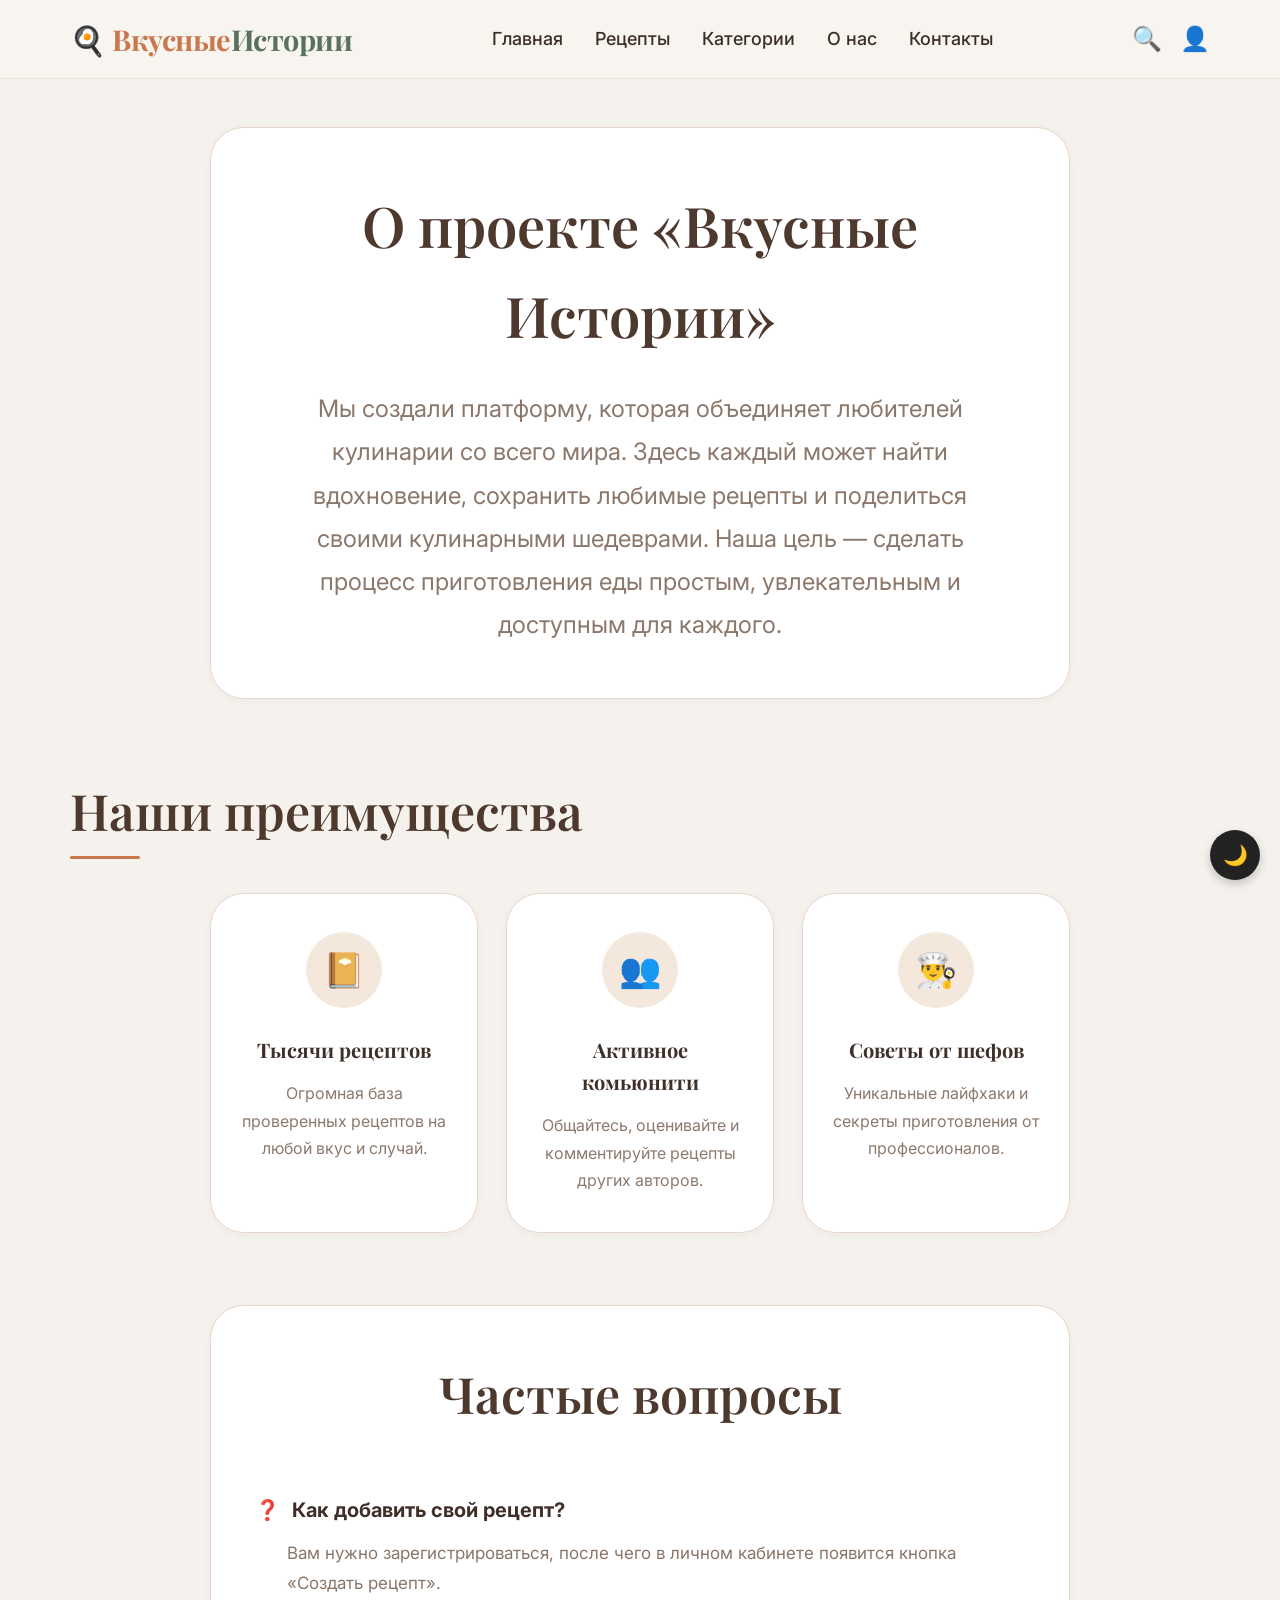
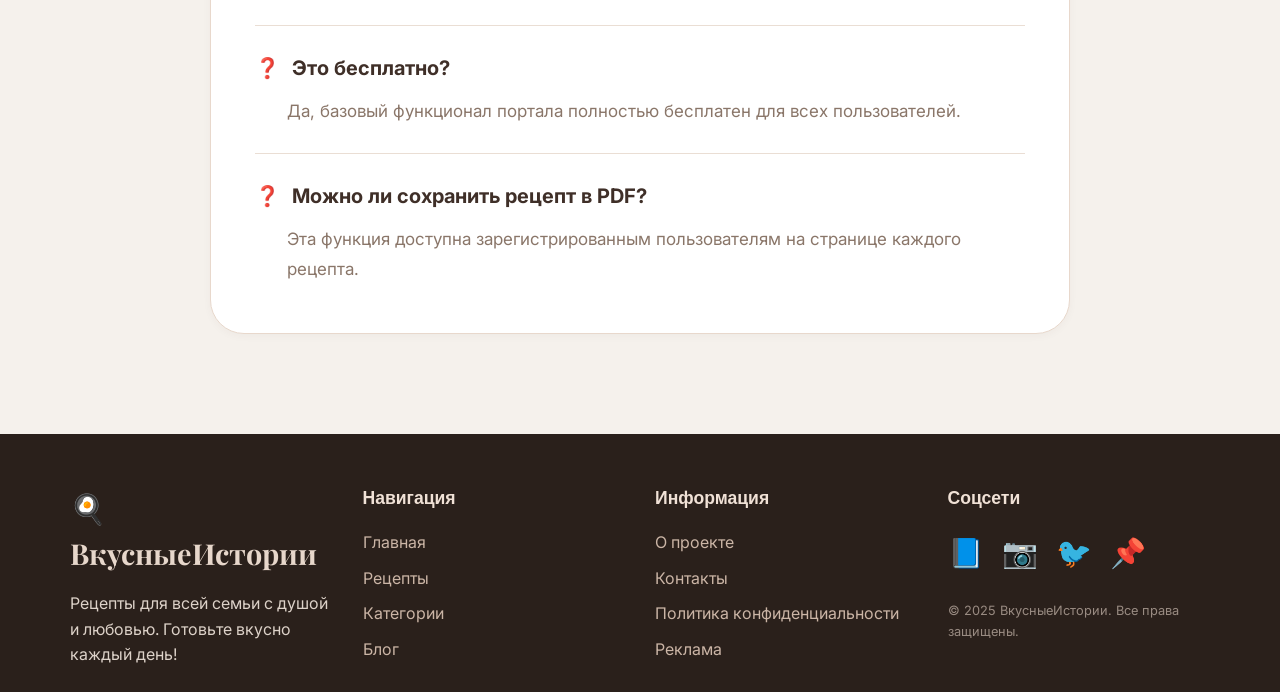
<file: about.html>
<!DOCTYPE html>
<html lang="ru">
<head>
    <meta charset="UTF-8" />
    <meta name="viewport" content="width=device-width, initial-scale=1.0" />
    <title>О нас — Вкусные Истории</title>
    <link href="https://fonts.googleapis.com/css2?family=Playfair+Display:wght@500;600&family=Inter:wght@400;500;600&display=swap" rel="stylesheet">
    <link rel="preconnect" href="https://fonts.googleapis.com">
    <link rel="preconnect" href="https://fonts.gstatic.com" crossorigin>
    <link rel="stylesheet" href="assets/styles/style.css">
    <link rel="stylesheet" href="assets/styles/dark-theme.css">

  <style>
    * {
      margin: 0;
      padding: 0;
      box-sizing: border-box;
    }

    body {
      font-family: 'Inter', sans-serif;
      background: #f5f1ec;
      color: #4e392f;
      line-height: 1.6;
    }

    a {
      text-decoration: none;
      color: inherit;
    }

    .container {
      width: 100%;
      max-width: 1180px;
      margin: 0 auto;
      padding: 0 20px;
    }

    header {
      background: #f8f5f1;
      border-bottom: 1px solid #eee2d9;
    }

    .header-content {
      height: 78px;
      display: flex;
      align-items: center;
      justify-content: space-between;
    }

    .logo {
      font-family: 'Playfair Display', serif;
      font-size: 34px;
      font-weight: 600;
      color: #6a4a3a;
      display: flex;
      align-items: center;
      gap: 8px;
    }

    .logo span {
      color: #58705e;
    }

    nav {
      display: flex;
      gap: 42px;
      font-size: 18px;
      color: #3f3029;
    }

    .header-icons {
      display: flex;
      align-items: center;
      gap: 18px;
      font-size: 24px;
    }

    main {
      padding: 48px 0 70px;
    }

    .card {
      background: #fff;
      border: 1px solid #e8d8cc;
      border-radius: 34px;
      box-shadow: 0 2px 8px rgba(82, 57, 45, 0.04);
    }

    .hero {
      max-width: 860px;
      margin: 0 auto 72px;
      text-align: center;
      padding: 52px 70px;
    }

    .hero h1,
    .section-title,
    .faq h2 {
      font-family: 'Playfair Display', serif;
      font-weight: 600;
      color: #4e392f;
    }

    .hero h1 {
      font-size: 56px;
      margin-bottom: 28px;
    }

    .hero p {
      font-size: 24px;
      color: #8c776b;
      line-height: 1.8;
    }

    .section-title {
      text-align: center;
      font-size: 50px;
      margin-bottom: 42px;
    }

    .advantages {
      margin-bottom: 72px;
    }

    .advantages-grid {
      display: grid;
      grid-template-columns: repeat(3, 1fr);
      gap: 28px;
      max-width: 860px;
      margin: 0 auto;
    }

    .advantage-card {
      padding: 38px 28px;
      text-align: center;
      min-height: 280px;
    }

    .icon-circle {
      width: 76px;
      height: 76px;
      border-radius: 50%;
      background: #f4e7dc;
      display: flex;
      align-items: center;
      justify-content: center;
      margin: 0 auto 26px;
      font-size: 34px;
    }

    .advantage-card h3 {
      font-size: 20px;
      font-weight: 700;
      margin-bottom: 14px;
      color: #3e2f28;
    }

    .advantage-card p {
      font-size: 16px;
      color: #8d796d;
      line-height: 1.7;
    }

    .faq {
      max-width: 860px;
      margin: 0 auto;
      padding: 48px 44px;
    }

    .faq h2 {
      text-align: center;
      font-size: 50px;
      margin-bottom: 34px;
    }

    .faq-item {
      padding: 26px 0;
      border-bottom: 1px solid #eaded4;
    }

    .faq-item:last-child {
      border-bottom: none;
      padding-bottom: 0;
    }

    .faq-question {
      display: flex;
      align-items: center;
      gap: 12px;
      font-size: 20px;
      font-weight: 700;
      margin-bottom: 12px;
      color: #3f2f28;
    }

    .faq-question span {
      color: #c47347;
      font-size: 20px;
    }

    .faq-answer {
      padding-left: 32px;
      font-size: 17px;
      color: #8a7669;
      line-height: 1.8;
    }

    @media (max-width: 992px) {
      .hero h1,
      .section-title,
      .faq h2 {
        font-size: 40px;
      }

      .hero p {
        font-size: 20px;
      }

      .advantages-grid {
        grid-template-columns: 1fr;
      }

      nav {
        gap: 22px;
        font-size: 16px;
      }
    }

    @media (max-width: 768px) {
      .header-content {
        flex-direction: column;
        justify-content: center;
        gap: 14px;
        height: auto;
        padding: 18px 0;
      }

      nav {
        flex-wrap: wrap;
        justify-content: center;
      }

      .hero {
        padding: 40px 24px;
      }

      .hero h1,
      .section-title,
      .faq h2 {
        font-size: 34px;
      }

      .hero p,
      .faq-answer {
        font-size: 16px;
      }

      .faq {
        padding: 36px 24px;
      }
    }
  </style> 
</head>
<body>
  <header>
    <div class="container header-content">
        <div class="logo">
            <a href="index.html">🍳 Вкусные<span>Истории</span></a>
        </div>

            <nav class="nav">
                <ul class="nav-list">
                    <li><a href="index.html">Главная</a></li>
                    <li><a href="recipes.html">Рецепты</a></li>
                    <li><a href="#">Категории</a></li>
                    <li><a href="about.html">О нас</a></li>
                    <li><a href="contact.html">Контакты</a></li>
                </ul>
            </nav>

    <div class="header-icons">
        <a href="#" class="search-icon">🔍</a>
        <a href="#" class="user-icon">👤</a>
    </div>
    </div>
  </header>

  <main>
    <div class="container">
      <section class="hero card">
        <h1>О проекте «Вкусные Истории»</h1>
        <p>
          Мы создали платформу, которая объединяет любителей кулинарии со всего мира.
          Здесь каждый может найти вдохновение, сохранить любимые рецепты и поделиться
          своими кулинарными шедеврами. Наша цель — сделать процесс приготовления еды
          простым, увлекательным и доступным для каждого.
        </p>
      </section>

      <section class="advantages">
        <h2 class="section-title">Наши преимущества</h2>

        <div class="advantages-grid">
          <div class="advantage-card card">
            <div class="icon-circle">📔</div>
            <h3>Тысячи рецептов</h3>
            <p>
              Огромная база проверенных рецептов на любой вкус и случай.
            </p>
          </div>

          <div class="advantage-card card">
            <div class="icon-circle">👥</div>
            <h3>Активное комьюнити</h3>
            <p>
              Общайтесь, оценивайте и комментируйте рецепты других авторов.
            </p>
          </div>

          <div class="advantage-card card">
            <div class="icon-circle">👨‍🍳</div>
            <h3>Советы от шефов</h3>
            <p>
              Уникальные лайфхаки и секреты приготовления от профессионалов.
            </p>
          </div>
        </div>
      </section>

      <section class="faq card">
        <h2>Частые вопросы</h2>

        <div class="faq-item">
          <div class="faq-question">
            <span>❓</span>
            <p>Как добавить свой рецепт?</p>
          </div>
          <div class="faq-answer">
            Вам нужно зарегистрироваться, после чего в личном кабинете появится кнопка «Создать рецепт».
          </div>
        </div>

        <div class="faq-item">
          <div class="faq-question">
            <span>❓</span>
            <p>Это бесплатно?</p>
          </div>
          <div class="faq-answer">
            Да, базовый функционал портала полностью бесплатен для всех пользователей.
          </div>
        </div>

        <div class="faq-item">
          <div class="faq-question">
            <span>❓</span>
            <p>Можно ли сохранить рецепт в PDF?</p>
          </div>
          <div class="faq-answer">
            Эта функция доступна зарегистрированным пользователям на странице каждого рецепта.
          </div>
        </div>
      </section>
    </div>
  </main>
      <footer class="footer">
        <div class="container footer-container">
            <div class="footer-col">
                <div class="footer-logo">🍳 ВкусныеИстории</div>
                <p>Рецепты для всей семьи с душой и любовью. Готовьте вкусно каждый день!</p>
            </div>
            <div class="footer-col">
                <h4>Навигация</h4>
                <ul>
                    <li><a href="#">Главная</a></li>
                    <li><a href="#">Рецепты</a></li>
                    <li><a href="#">Категории</a></li>
                    <li><a href="#">Блог</a></li>
                </ul>
            </div>
            <div class="footer-col">
                <h4>Информация</h4>
                <ul>
                    <li><a href="#">О проекте</a></li>
                    <li><a href="#">Контакты</a></li>
                    <li><a href="#">Политика конфиденциальности</a></li>
                    <li><a href="#">Реклама</a></li>
                </ul>
            </div>
            <div class="footer-col">
                <h4>Соцсети</h4>
                <div class="social-links">
                    <a href="#">📘</a>
                    <a href="#">📷</a>
                    <a href="#">🐦</a>
                    <a href="#">📌</a>
                </div>
                <p class="copyright">© 2025 ВкусныеИстории. Все права защищены.</p>
            </div>
        </div>
    </footer>
    <script src="assets/script.js"></script>

</body>
</html>
</file>
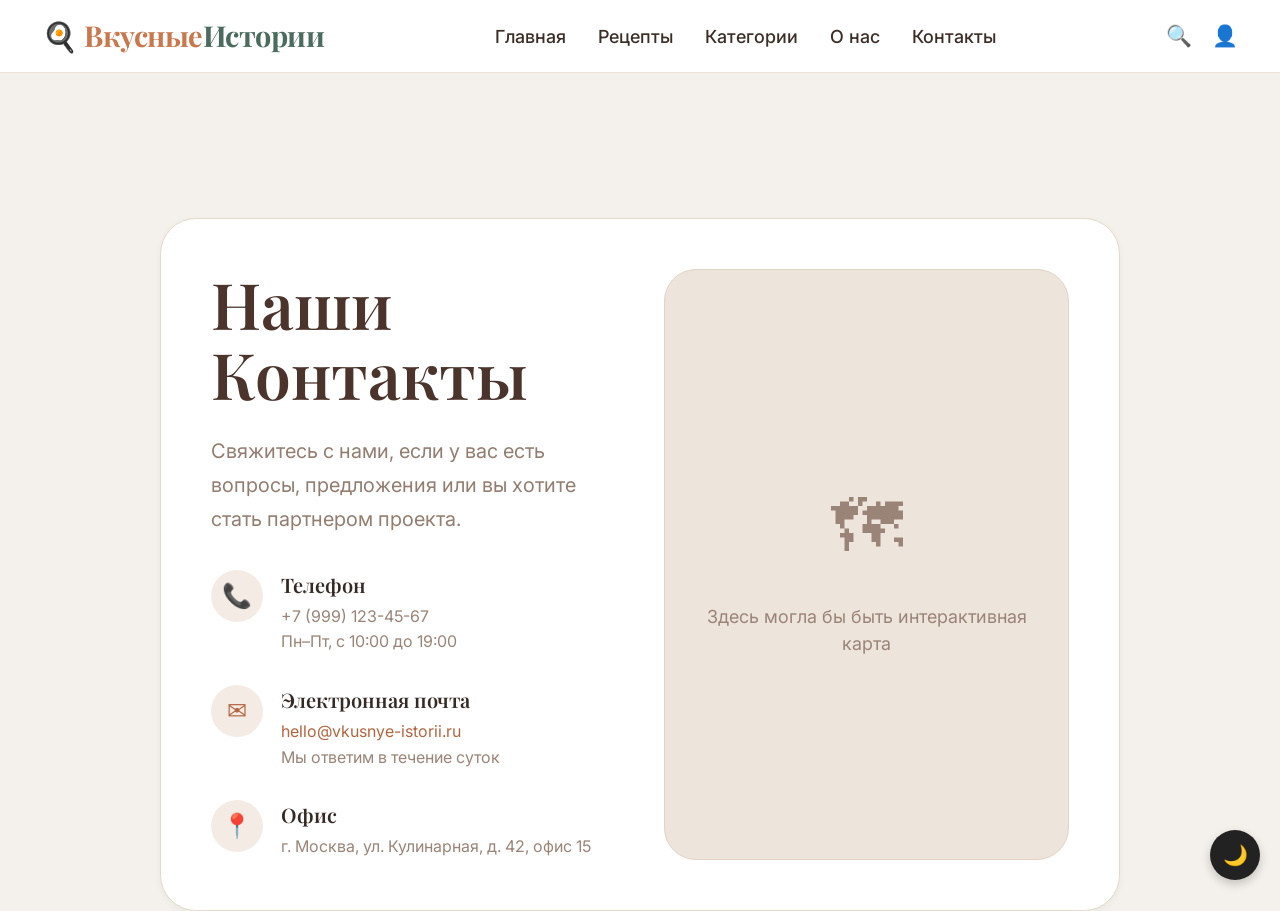
<file: contact.html>
<!DOCTYPE html>
<html lang="ru">
<head>
  <meta charset="UTF-8" />
  <meta name="viewport" content="width=device-width, initial-scale=1.0" />
  <title>Контакты — Вкусные Истории</title>
  <link rel="preconnect" href="https://fonts.googleapis.com">
  <link rel="preconnect" href="https://fonts.gstatic.com" crossorigin>
  <link href="https://fonts.googleapis.com/css2?family=Playfair+Display:wght@500;600&family=Inter:wght@400;500;600&display=swap" rel="stylesheet">
    <link rel="stylesheet" href="assets/styles/style.css">
    <link rel="stylesheet" href="assets/styles/dark-theme.css">

  <style>
    * {
      margin: 0;
      padding: 0;
      box-sizing: border-box;
    }

    body {
      font-family: 'Inter', sans-serif;
      background: #f4f1ec;
      color: #4b372d;
    }

    a {
      text-decoration: none;
      color: inherit;
    }

    .container {
      width: 100%;
      max-width: 1440px;
      margin: 0 auto;
      padding: 0 42px;
    }

    header {
      background: #ffffff;
      border-bottom: 1px solid #eee3d8;
    }

    .header-inner {
      height: 72px;
      display: flex;
      align-items: center;
      justify-content: space-between;
    }

    .logo {
      display: flex;
      align-items: center;
      gap: 12px;
      font-family: 'Playfair Display', serif;
      font-size: 28px;
      font-weight: 600;
      color: #a95f39;
    }

    .logo-icon {
      font-size: 24px;
    }

    nav {
      display: flex;
      gap: 48px;
      font-size: 18px;
      font-weight: 500;
      color: #352923;
    }

    .header-actions {
      display: flex;
      gap: 22px;
      font-size: 26px;
      color: #352923;
    }

    main {
      min-height: calc(100vh - 72px);
      padding-top: 145px;
    }

    .contacts-card {
      max-width: 960px;
      margin: 0 auto;
      background: #ffffff;
      border: 1px solid #e7d8ca;
      border-radius: 36px;
      box-shadow: 0 2px 6px rgba(58, 36, 26, 0.05);
      padding: 50px;
      display: grid;
      grid-template-columns: 1fr 1fr;
      gap: 48px;
    }

    h1 {
      font-family: 'Playfair Display', serif;
      font-size: 64px;
      line-height: 1.1;
      font-weight: 600;
      margin-bottom: 24px;
      color: #4a342b;
    }

    .description {
      font-size: 20px;
      line-height: 1.7;
      color: #927d70;
      max-width: 390px;
      margin-bottom: 34px;
    }

    .contact-list {
      display: flex;
      flex-direction: column;
      gap: 30px;
    }

    .contact-item {
      display: flex;
      align-items: flex-start;
      gap: 18px;
    }

    .icon-box {
      min-width: 52px;
      height: 52px;
      border-radius: 50%;
      background: #f4ebe5;
      display: flex;
      align-items: center;
      justify-content: center;
      font-size: 24px;
      color: #b2653f;
    }

    .contact-content h3 {
      font-size: 20px;
      margin-bottom: 4px;
      color: #352923;
    }

    .contact-content p,
    .contact-content a {
      font-size: 16px;
      line-height: 1.6;
      color: #9a8477;
    }

    .contact-content a {
      color: #b2653f;
    }

    .map-placeholder {
      background: #ede4db;
      border-radius: 32px;
      border: 1px solid #e2d3c5;
      min-height: 480px;
      display: flex;
      flex-direction: column;
      align-items: center;
      justify-content: center;
      text-align: center;
      color: #9a8477;
      padding: 30px;
    }

    .map-icon {
      font-size: 72px;
      margin-bottom: 24px;
    }

    .map-placeholder p {
      font-size: 18px;
    }

    @media (max-width: 1024px) {
      .contacts-card {
        grid-template-columns: 1fr;
      }

      h1 {
        font-size: 48px;
      }
    }

    @media (max-width: 768px) {
      .container {
        padding: 0 20px;
      }

      .header-inner {
        flex-direction: column;
        gap: 14px;
        height: auto;
        padding: 18px 0;
      }

      nav {
        flex-wrap: wrap;
        justify-content: center;
        gap: 20px;
      }

      main {
        padding-top: 60px;
      }

      .contacts-card {
        padding: 32px 24px;
      }

      h1 {
        font-size: 42px;
      }

      .description {
        font-size: 17px;
      }

      .map-placeholder {
        min-height: 320px;
      }
    }
  </style>
</head>
<body>
  <header>
    <div class="container header-inner">
      <div class="logo">
            <a href="index.html">🍳 Вкусные<span>Истории</span></a>

      </div>

            <nav class="nav">
                <ul class="nav-list">
                    <li><a href="index.html">Главная</a></li>
                    <li><a href="recipes.html">Рецепты</a></li>
                    <li><a href="#">Категории</a></li>
                    <li><a href="about.html">О нас</a></li>
                    <li><a href="contact.html">Контакты</a></li>
                </ul>
            </nav>

            <div class="header-icons">
                <a href="#" class="search-icon">🔍</a>
                <a href="registration.html" class="user-icon">👤</a>
            </div>
    </div>
  </header>

  <main>
    <div class="container">
      <section class="contacts-card">
        <div class="contacts-info">
          <h1>Наши Контакты</h1>

          <p class="description">
            Свяжитесь с нами, если у вас есть вопросы, предложения или вы хотите стать партнером проекта.
          </p>

          <div class="contact-list">
            <div class="contact-item">
              <div class="icon-box">📞</div>

              <div class="contact-content">
                <h3>Телефон</h3>
                <p>+7 (999) 123-45-67</p>
                <p>Пн–Пт, с 10:00 до 19:00</p>
              </div>
            </div>

            <div class="contact-item">
              <div class="icon-box">✉</div>

              <div class="contact-content">
                <h3>Электронная почта</h3>
                <a href="mailto:hello@vkusnye-istorii.ru">hello@vkusnye-istorii.ru</a>
                <p>Мы ответим в течение суток</p>
              </div>
            </div>

            <div class="contact-item">
              <div class="icon-box">📍</div>

              <div class="contact-content">
                <h3>Офис</h3>
                <p>г. Москва, ул. Кулинарная, д. 42, офис 15</p>
              </div>
            </div>
          </div>
        </div>

        <div class="map-placeholder">
          <div class="map-icon">🗺</div>
          <p>Здесь могла бы быть интерактивная карта</p>
        </div>
      </section>
    </div>
  </main>
<script src="assets/script.js"></script>

</body>
</html>
</file>
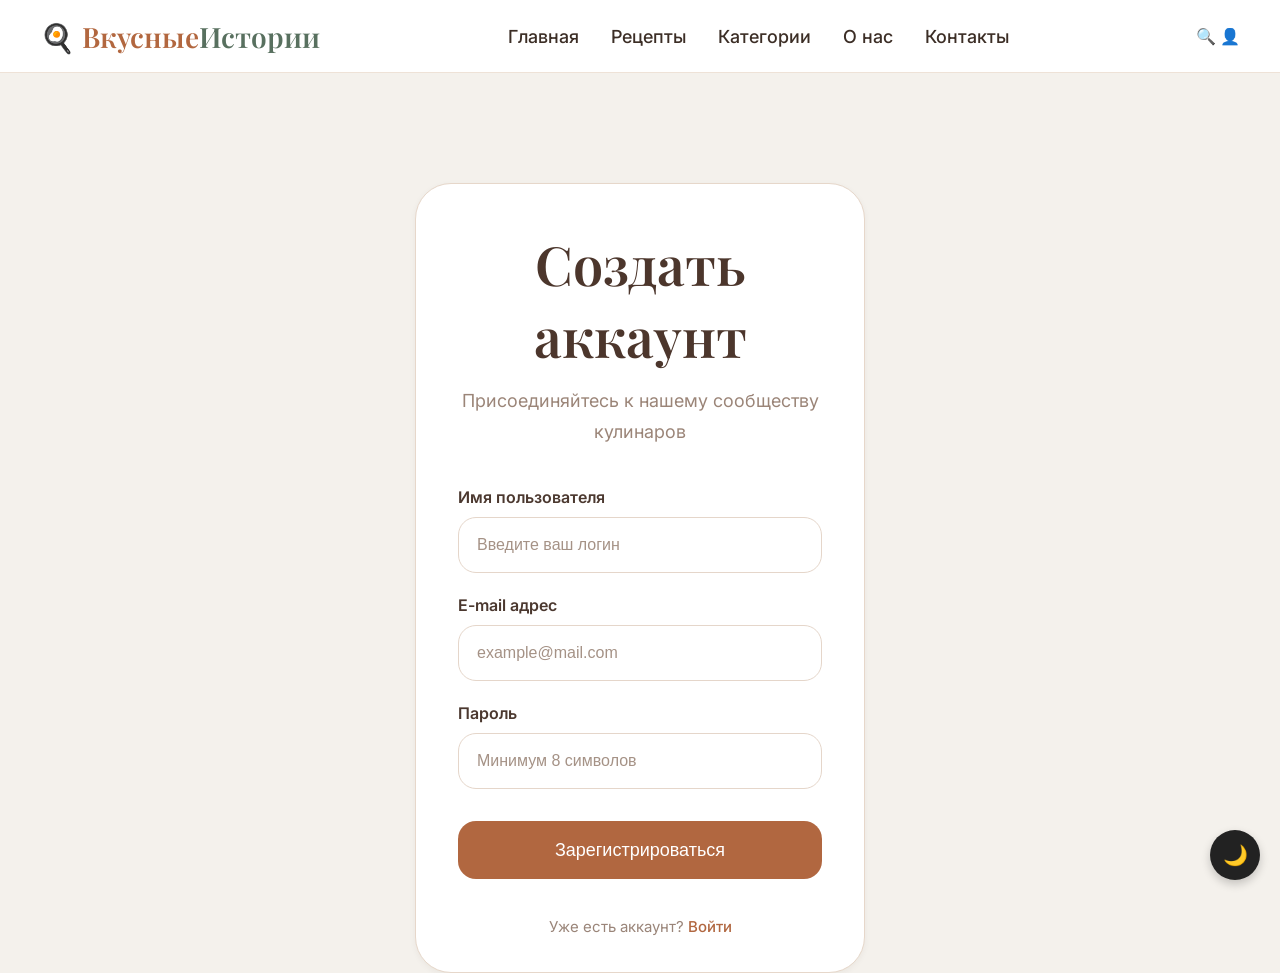
<file: login.html>
<!DOCTYPE html>
<html lang="ru">
<head>
  <meta charset="UTF-8" />
  <meta name="viewport" content="width=device-width, initial-scale=1.0" />
  <title>Регистрация — Вкусные Истории</title>

  <link rel="preconnect" href="https://fonts.googleapis.com">
  <link rel="preconnect" href="https://fonts.gstatic.com" crossorigin>
  <link href="https://fonts.googleapis.com/css2?family=Playfair+Display:wght@500;600&family=Inter:wght@400;500;600&display=swap" rel="stylesheet">
    <link rel="stylesheet" href="assets/styles/dark-theme.css">
  <style>
    * {
      margin: 0;
      padding: 0;
      box-sizing: border-box;
    }

    body {
      font-family: 'Inter', sans-serif;
      background: #f4f1ec;
      color: #49362d;
    }

    a {
      text-decoration: none;
      color: inherit;
    }

    .container {
      width: 100%;
      max-width: 1440px;
      margin: 0 auto;
      padding: 0 40px;
    }

    header {
      background: #ffffff;
      border-bottom: 1px solid #eee2d7;
    }

    .header-inner {
      height: 72px;
      display: flex;
      align-items: center;
      justify-content: space-between;
    }

    .logo {
      display: flex;
      align-items: center;
      gap: 8px;
      font-family: 'Playfair Display', serif;
      font-size: 28px;
      font-weight: 600;
      color: #b2673f;
    }

    .logo span {
      color: #58705f;
    }

    nav {
      display: flex;
      gap: 48px;
      font-size: 18px;
      font-weight: 500;
      color: #352923;
    }
    .nav-list {
    display: flex;
    list-style: none;
    gap: 32px;
}

.nav-list a {
    font-weight: 500;
    color: #3c2e26;
    padding-bottom: 5px;
    border-bottom: 2px solid transparent;
}

.nav-list a:hover {
    color: #c9774d;
    border-bottom-color: #c9774d;
}


    .actions {
      display: flex;
      gap: 20px;
      font-size: 24px;
    }

    main {
      min-height: calc(100vh - 72px);
      display: flex;
      justify-content: center;
      align-items: flex-start;
      padding-top: 110px;
    }

    .auth-card {
      width: 100%;
      max-width: 450px;
      background: #ffffff;
      border: 1px solid #e6d7ca;
      border-radius: 36px;
      box-shadow: 0 2px 6px rgba(66, 40, 28, 0.05);
      padding: 44px 42px 36px;
    }

    .auth-title {
      text-align: center;
      font-family: 'Playfair Display', serif;
      font-size: 54px;
      font-weight: 600;
      color: #4c362c;
      margin-bottom: 14px;
    }

    .auth-subtitle {
      text-align: center;
      color: #9b8578;
      font-size: 18px;
      line-height: 1.7;
      margin-bottom: 40px;
    }

    .form-group {
      margin-bottom: 22px;
    }

    .form-group label {
      display: block;
      margin-bottom: 10px;
      font-size: 16px;
      font-weight: 600;
      color: #4b382f;
    }

    .form-control {
      width: 100%;
      height: 56px;
      border: 1px solid #e5d6ca;
      border-radius: 18px;
      padding: 0 18px;
      background: #fff;
      font-size: 16px;
      color: #4c362d;
      outline: none;
      transition: 0.2s ease;
    }

    .form-control::placeholder {
      color: #a59286;
    }

    .form-control:focus {
      border-color: #b46841;
      box-shadow: 0 0 0 3px rgba(180, 104, 65, 0.08);
    }

    .submit-btn {
      width: 100%;
      height: 58px;
      border: none;
      border-radius: 18px;
      background: #b16740;
      color: #fff;
      font-size: 18px;
      font-weight: 500;
      cursor: pointer;
      margin-top: 10px;
      transition: background 0.2s ease;
    }

    .submit-btn:hover {
      background: #9e5b38;
    }

    .bottom-text {
      text-align: center;
      margin-top: 38px;
      font-size: 15px;
      color: #9a8579;
    }

    .bottom-text a {
      color: #b16740;
      font-weight: 500;
    }

    @media (max-width: 768px) {
      .container {
        padding: 0 20px;
      }

      .header-inner {
        flex-direction: column;
        justify-content: center;
        gap: 14px;
        height: auto;
        padding: 18px 0;
      }

      nav {
        flex-wrap: wrap;
        justify-content: center;
        gap: 18px;
      }

      main {
        padding-top: 50px;
      }

      .auth-card {
        padding: 36px 24px;
      }

      .auth-title {
        font-size: 42px;
      }
    }
  </style>
</head>
<body>
  <header>
    <div class="container header-inner">
      <div class="logo">
        <a href="index.html">🍳 Вкусные<span>Истории</span></a>
      </div>

            <nav class="nav">
                <ul class="nav-list">
                    <li><a href="index.html">Главная</a></li>
                    <li><a href="recipes.html">Рецепты</a></li>
                    <li><a href="#">Категории</a></li>
                    <li><a href="about.html">О нас</a></li>
                    <li><a href="contact.html">Контакты</a></li>
                </ul>
            </nav>

      <div class="header-icons">
            <a href="#" class="search-icon">🔍</a>
            <a href="registration.html" class="user-icon">👤</a>
        </div>
    </div>
  </header>

  <main>
    <div class="auth-card">
      <h1 class="auth-title">Создать аккаунт</h1>

      <p class="auth-subtitle">
        Присоединяйтесь к нашему сообществу кулинаров
      </p>

      <form>
        <div class="form-group">
          <label>Имя пользователя</label>
          <input type="text" class="form-control" placeholder="Введите ваш логин">
        </div>

        <div class="form-group">
          <label>E-mail адрес</label>
          <input type="email" class="form-control" placeholder="example@mail.com">
        </div>

        <div class="form-group">
          <label>Пароль</label>
          <input type="password" class="form-control" placeholder="Минимум 8 символов">
        </div>

        <button type="submit" class="submit-btn">
          Зарегистрироваться
        </button>
      </form>

      <div class="bottom-text">
        Уже есть аккаунт? <a href="#">Войти</a>
      </div>
    </div>
  </main>
  <script src="assets/script.js"></script>
</body>
</html>
</file>
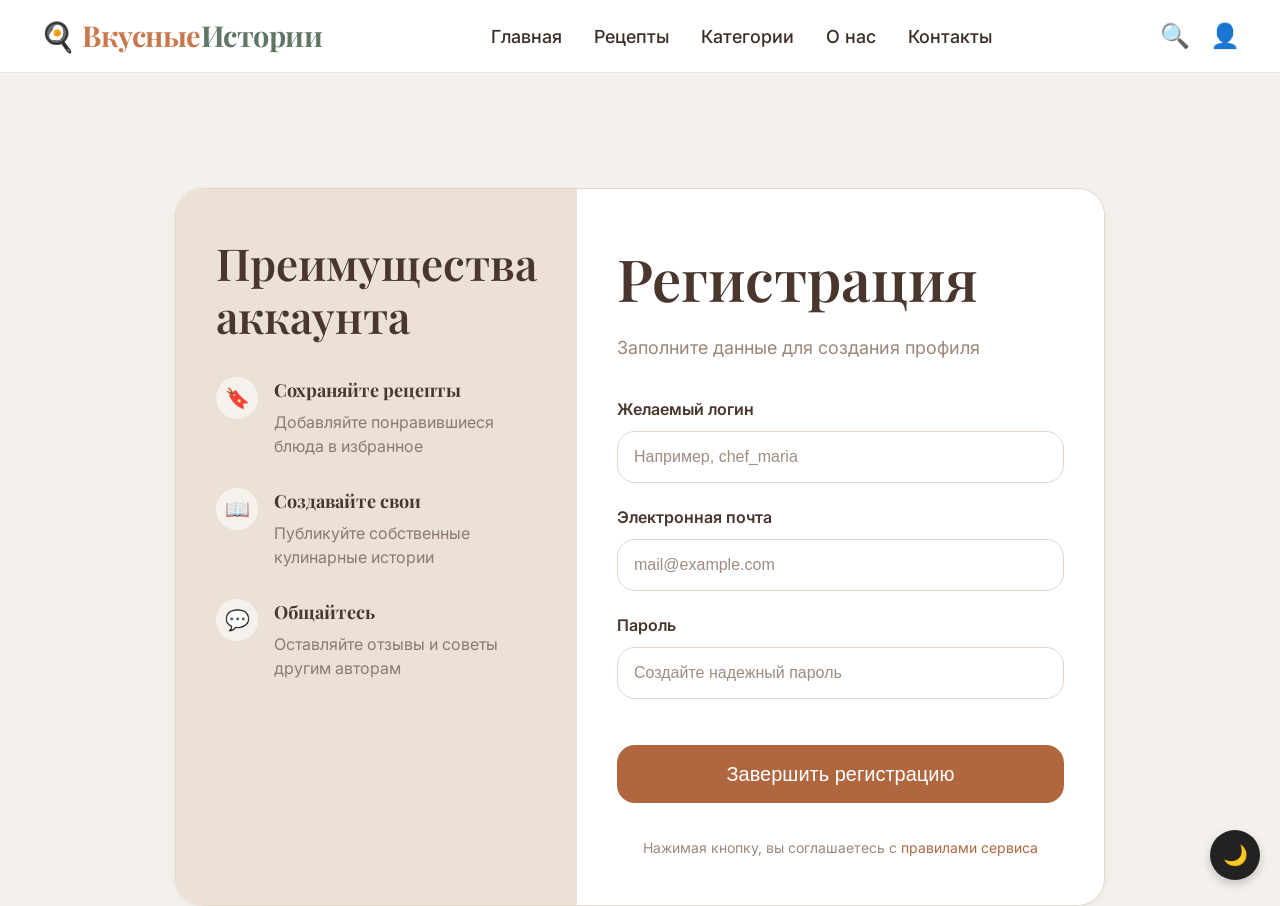
<file: registration.html>
<!DOCTYPE html>
<html lang="ru">
<head>
  <meta charset="UTF-8" />
  <meta name="viewport" content="width=device-width, initial-scale=1.0" />
  <title>Регистрация — Вкусные Истории</title>

  <link rel="preconnect" href="https://fonts.googleapis.com">
  <link rel="preconnect" href="https://fonts.gstatic.com" crossorigin>
  <link href="https://fonts.googleapis.com/css2?family=Playfair+Display:wght@500;600&family=Inter:wght@400;500;600&display=swap" rel="stylesheet">
    <link rel="stylesheet" href="assets/styles/style.css">
    <link rel="stylesheet" href="assets/styles/dark-theme.css">
  <style>
    * {
      margin: 0;
      padding: 0;
      box-sizing: border-box;
    }

    body {
      font-family: 'Inter', sans-serif;
      background: #f4f1ec;
      color: #49362d;
    }

    a {
      text-decoration: none;
      color: inherit;
    }

    .container {
      width: 100%;
      max-width: 1440px;
      margin: 0 auto;
      padding: 0 40px;
    }

    header {
      background: #ffffff;
      border-bottom: 1px solid #eee2d8;
    }

    .header-inner {
      height: 72px;
      display: flex;
      align-items: center;
      justify-content: space-between;
    }

    .logo {
      display: flex;
      align-items: center;
      gap: 8px;
      font-family: 'Playfair Display', serif;
      font-size: 28px;
      font-weight: 600;
      color: #b06740;
    }

    .logo span {
      color: #5f7763;
    }

    nav {
      display: flex;
      gap: 46px;
      font-size: 18px;
      font-weight: 500;
      color: #382b24;
    }
    .nav-list {
    display: flex;
    list-style: none;
    gap: 32px;
}

.nav-list a {
    font-weight: 500;
    color: #3c2e26;
    padding-bottom: 5px;
    border-bottom: 2px solid transparent;
}

.nav-list a:hover {
    color: #c9774d;
    border-bottom-color: #c9774d;
}


    .header-icons {
      display: flex;
      gap: 20px;
      font-size: 24px;
      color: #382b24;
    }

    main {
      min-height: calc(100vh - 72px);
      display: flex;
      justify-content: center;
      align-items: flex-start;
      padding-top: 115px;
    }

    .registration-card {
      width: 100%;
      max-width: 930px;
      display: grid;
      grid-template-columns: 1fr 1.4fr;
      background: #ffffff;
      border: 1px solid #e5d6ca;
      border-radius: 28px;
      overflow: hidden;
      box-shadow: 0 2px 6px rgba(71, 53, 44, 0.05);
    }

    .benefits {
      background: #ebe1d6;
      padding: 48px 40px;
    }

    .benefits h2,
    .form-section h1 {
      font-family: 'Playfair Display', serif;
      font-weight: 600;
      color: #49362d;
    }

    .benefits h2 {
      font-size: 44px;
      line-height: 1.2;
      margin-bottom: 34px;
    }

    .benefit-list {
      display: flex;
      flex-direction: column;
      gap: 30px;
    }

    .benefit-item {
      display: flex;
      align-items: flex-start;
      gap: 16px;
    }

    .benefit-icon {
      width: 42px;
      height: 42px;
      border-radius: 50%;
      background: rgba(255,255,255,0.55);
      display: flex;
      align-items: center;
      justify-content: center;
      font-size: 20px;
      color: #b06740;
      flex-shrink: 0;
    }

    .benefit-content h3 {
      font-size: 18px;
      font-weight: 700;
      margin-bottom: 6px;
      color: #49362d;
    }

    .benefit-content p {
      font-size: 16px;
      line-height: 1.5;
      color: #8f7a6d;
    }

    .form-section {
      padding: 46px 40px;
      background: #ffffff;
    }

    .form-section h1 {
      font-size: 58px;
      margin-bottom: 12px;
    }

    .form-subtitle {
      font-size: 18px;
      color: #9b8679;
      margin-bottom: 36px;
    }

    .form-group {
      margin-bottom: 22px;
    }

    .form-group label {
      display: block;
      margin-bottom: 10px;
      font-size: 16px;
      font-weight: 600;
      color: #49362d;
    }

    .form-control {
      width: 100%;
      height: 52px;
      border: 1px solid #e4d5c9;
      border-radius: 18px;
      padding: 0 16px;
      font-size: 16px;
      color: #49362d;
      outline: none;
      transition: 0.2s ease;
    }

    .form-control::placeholder {
      color: #9f8c80;
    }

    .form-control:focus {
      border-color: #b06740;
      box-shadow: 0 0 0 3px rgba(176, 103, 64, 0.08);
    }

    .submit-btn {
      width: 100%;
      height: 58px;
      border: none;
      border-radius: 18px;
      background: #b06740;
      color: #ffffff;
      font-size: 20px;
      font-weight: 500;
      cursor: pointer;
      margin-top: 24px;
      transition: 0.2s ease;
    }

    .submit-btn:hover {
      background: #9d5b38;
    }

    .agreement {
      margin-top: 34px;
      text-align: center;
      font-size: 14px;
      color: #9c887b;
      line-height: 1.6;
    }

    .agreement a {
      color: #b06740;
    }

    @media (max-width: 992px) {
      .registration-card {
        grid-template-columns: 1fr;
      }

      .benefits h2,
      .form-section h1 {
        font-size: 42px;
      }
    }

    @media (max-width: 768px) {
      .container {
        padding: 0 20px;
      }

      .header-inner {
        flex-direction: column;
        justify-content: center;
        gap: 14px;
        height: auto;
        padding: 18px 0;
      }

      nav {
        flex-wrap: wrap;
        justify-content: center;
        gap: 18px;
      }

      main {
        padding-top: 50px;
      }

      .benefits,
      .form-section {
        padding: 32px 24px;
      }

      .benefits h2,
      .form-section h1 {
        font-size: 36px;
      }
    }
  </style>
</head>
<body>
  <header>
    <div class="container header-inner">
      <div class="logo">
            <a href="index.html">🍳 Вкусные<span>Истории</span></a>

      </div>
            <nav class="nav">
                <ul class="nav-list">
                    <li><a href="index.html">Главная</a></li>
                    <li><a href="recipes.html">Рецепты</a></li>
                    <li><a href="#">Категории</a></li>
                    <li><a href="about.html">О нас</a></li>
                    <li><a href="contact.html">Контакты</a></li>
                </ul>
            </nav>

        <div class="header-icons">
            <a href="#" class="search-icon">🔍</a>
            <a href="registration.html" class="user-icon">👤</a>
        </div>
    </div>
  </header>

  <main>
    <section class="registration-card">
      <div class="benefits">
        <h2>Преимущества аккаунта</h2>

        <div class="benefit-list">
          <div class="benefit-item">
            <div class="benefit-icon">🔖</div>

            <div class="benefit-content">
              <h3>Сохраняйте рецепты</h3>
              <p>Добавляйте понравившиеся блюда в избранное</p>
            </div>
          </div>

          <div class="benefit-item">
            <div class="benefit-icon">📖</div>

            <div class="benefit-content">
              <h3>Создавайте свои</h3>
              <p>Публикуйте собственные кулинарные истории</p>
            </div>
          </div>

          <div class="benefit-item">
            <div class="benefit-icon">💬</div>

            <div class="benefit-content">
              <h3>Общайтесь</h3>
              <p>Оставляйте отзывы и советы другим авторам</p>
            </div>
          </div>
        </div>
      </div>

      <div class="form-section">
        <h1>Регистрация</h1>

        <p class="form-subtitle">
          Заполните данные для создания профиля
        </p>

        <form>
          <div class="form-group">
            <label>Желаемый логин</label>
            <input type="text" id="login" class="form-control" placeholder="Например, chef_maria" required>
          </div>

          <div class="form-group">
            <label>Электронная почта</label>
            <input type="email" id="email" class="form-control" placeholder="mail@example.com" required>
          </div>

          <div class="form-group">
            <label>Пароль</label>
            <input type="password" class="form-control" id="password" placeholder="Создайте надежный пароль" required>
          </div>

          <button type="submit" class="submit-btn">
            Завершить регистрацию
          </button>
        </form>

        <div class="agreement">
          Нажимая кнопку, вы соглашаетесь с
          <a href="#">правилами сервиса</a>
        </div>
      </div>
    </section>
  </main>
  <script src="assets/script.js"></script>
</body>
</html>
</file>
<file: assets/styles/style.css>
/* styles.css */
* {
    margin: 0;
    padding: 0;
    box-sizing: border-box;
}

body {
    font-family: 'Montserrat', sans-serif;
    background-color: #fefaf5;  /* тёплый светлый фон */
    color: #2e241f;
    line-height: 1.5;
}

.container {
    max-width: 1280px;
    margin: 0 auto;
    padding: 0 20px;
}

/* Типографика */
h1, h2, h3, h4 {
    font-family: 'Playfair Display', serif;
    font-weight: 600;
    color: #3c2e26;
}

a {
    text-decoration: none;
    color: inherit;
    transition: color 0.2s;
}

/* Шапка */
.header {
    background-color: #ffffff;
    box-shadow: 0 4px 20px rgba(0, 0, 0, 0.03), 0 2px 6px rgba(0, 0, 0, 0.05);
    padding: 15px 0;
    position: sticky;
    top: 0;
    z-index: 100;
}

.header-container {
    display: flex;
    align-items: center;
    justify-content: space-between;
    flex-wrap: wrap;
}

.logo a {
    font-family: 'Playfair Display', serif;
    font-size: 1.8rem;
    font-weight: 700;
    color: #c9774d;
    letter-spacing: -0.5px;
}

.logo span {
    color: #4a6b5e;
}

.nav-list {
    display: flex;
    list-style: none;
    gap: 32px;
}

.nav-list a {
    font-weight: 500;
    color: #3c2e26;
    padding-bottom: 5px;
    border-bottom: 2px solid transparent;
}

.nav-list a:hover {
    color: #c9774d;
    border-bottom-color: #c9774d;
}

.header-icons {
    display: flex;
    gap: 20px;
    font-size: 1.3rem;
}

.header-icons a:hover {
    color: #c9774d;
}

/* Основной грид */
.main-grid {
    display: grid;
    grid-template-columns: 1fr 320px;
    gap: 40px;
    padding: 40px 0;
}

.section-title {
    font-size: 2rem;
    margin-bottom: 30px;
    position: relative;
    display: inline-block;
}

.section-title::after {
    content: '';
    position: absolute;
    bottom: -8px;
    left: 0;
    width: 70px;
    height: 3px;
    background-color: #c9774d;
    border-radius: 2px;
}

/* Сетка карточек рецептов */
.recipe-grid {
    display: grid;
    grid-template-columns: repeat(auto-fill, minmax(280px, 1fr));
    gap: 25px;
}

.recipe-card {
    background: white;
    border-radius: 24px;
    overflow: hidden;
    box-shadow: 0 10px 25px rgba(0, 0, 0, 0.03), 0 2px 5px rgba(0, 0, 0, 0.05);
    transition: transform 0.2s, box-shadow 0.2s;
    display: flex;
    flex-direction: column;
}

.recipe-card:hover {
    transform: translateY(-5px);
    box-shadow: 0 20px 30px rgba(0, 0, 0, 0.08);
}

.recipe-img {
    position: relative;
    height: 200px;
    overflow: hidden;
}

.recipe-img img {
    width: 100%;
    height: 100%;
    object-fit: cover;
    transition: transform 0.4s;
}

.recipe-card:hover .recipe-img img {
    transform: scale(1.05);
}

.badge {
    position: absolute;
    top: 12px;
    right: 12px;
    background-color: #4a6b5e;
    color: white;
    padding: 4px 12px;
    border-radius: 30px;
    font-size: 0.75rem;
    font-weight: 600;
    letter-spacing: 0.3px;
    z-index: 2;
}

.badge.hot {
    background-color: #d97c5b;
}

.recipe-content {
    padding: 20px 18px 22px;
    flex: 1;
    display: flex;
    flex-direction: column;
}

.recipe-title {
    font-size: 1.25rem;
    margin-bottom: 8px;
    line-height: 1.3;
}

.recipe-desc {
    color: #5f4e43;
    font-size: 0.9rem;
    margin-bottom: 15px;
    flex: 1;
}

.recipe-meta {
    display: flex;
    justify-content: space-between;
    align-items: center;
    margin-bottom: 18px;
    font-size: 0.9rem;
}

.time {
    color: #6b584b;
    font-weight: 500;
}

.difficulty {
    padding: 3px 10px;
    border-radius: 30px;
    font-size: 0.75rem;
    font-weight: 600;
    text-transform: lowercase;
}

.difficulty.easy {
    background-color: #e2f0e6;
    color: #2f6b4d;
}

.difficulty.medium {
    background-color: #fff1d6;
    color: #b47d4b;
}

.difficulty.hard {
    background-color: #ffe2dd;
    color: #b85c4c;
}

.btn-recipe {
    display: inline-block;
    font-weight: 600;
    color: #c9774d;
    border-top: 1px dashed #e6d9d0;
    padding-top: 14px;
    text-align: left;
    transition: color 0.2s, padding-left 0.2s;
}

.btn-recipe:hover {
    color: #a75f3a;
    padding-left: 5px;
}

/* Боковая панель */
.sidebar {
    display: flex;
    flex-direction: column;
    gap: 30px;
}

.widget {
    background: white;
    border-radius: 24px;
    padding: 24px 20px;
    box-shadow: 0 10px 25px rgba(0, 0, 0, 0.02);
}

.widget-title {
    font-size: 1.3rem;
    margin-bottom: 18px;
    border-left: 4px solid #c9774d;
    padding-left: 12px;
}

.popular-list {
    list-style: none;
}

.popular-list li {
    display: flex;
    justify-content: space-between;
    align-items: center;
    padding: 10px 0;
    border-bottom: 1px solid #f0eae4;
}

.popular-list li:last-child {
    border-bottom: none;
}

.popular-list a {
    font-weight: 500;
    color: #3c2e26;
}

.popular-list a:hover {
    color: #c9774d;
}

.views {
    color: #9b8b80;
    font-size: 0.8rem;
    font-weight: 500;
}

/* Виджет подписки */
.subscribe-widget p {
    margin-bottom: 15px;
    color: #5f4e43;
    font-size: 0.9rem;
}

.subscribe-form {
    display: flex;
    flex-direction: column;
    gap: 10px;
}

.subscribe-form input {
    padding: 12px 16px;
    border: 1px solid #e2d6cd;
    border-radius: 40px;
    font-family: 'Montserrat', sans-serif;
    outline: none;
    transition: border-color 0.2s;
}

.subscribe-form input:focus {
    border-color: #c9774d;
}

.subscribe-form button {
    background-color: #c9774d;
    color: white;
    border: none;
    padding: 12px;
    border-radius: 40px;
    font-weight: 600;
    cursor: pointer;
    transition: background-color 0.2s;
}

.subscribe-form button:hover {
    background-color: #b15f39;
}

/* Облако категорий */
.category-cloud {
    display: flex;
    flex-wrap: wrap;
    gap: 10px;
}

.category-cloud a {
    background-color: #f5efe9;
    padding: 6px 16px;
    border-radius: 30px;
    font-size: 0.85rem;
    font-weight: 500;
    color: #4f3f35;
    transition: background-color 0.2s, color 0.2s;
}

.category-cloud a:hover {
    background-color: #c9774d;
    color: white;
}

/* Виджет совета */
.tip-widget {
    background: linear-gradient(145deg, #f9f1ea, #fefaf5);
    border: 1px solid #f0e0d6;
}

.tip-widget p {
    font-style: italic;
    color: #4d3d33;
    line-height: 1.6;
}

/* Подвал */
.footer {
    background-color: #2a201b;
    color: #ddd2c9;
    padding: 50px 0 20px;
    margin-top: 30px;
}

.footer-container {
    display: grid;
    grid-template-columns: repeat(4, 1fr);
    gap: 30px;
}

.footer-logo {
    font-family: 'Playfair Display', serif;
    font-size: 1.8rem;
    font-weight: 700;
    color: #e7d7cb;
    margin-bottom: 15px;
}

.footer-col h4 {
    color: #f0e1d6;
    font-size: 1.1rem;
    margin-bottom: 18px;
    font-family: 'Montserrat', sans-serif;
    font-weight: 600;
}

.footer-col ul {
    list-style: none;
}

.footer-col ul li {
    margin-bottom: 10px;
}

.footer-col a {
    color: #cbb5a6;
    transition: color 0.2s;
}

.footer-col a:hover {
    color: #e1b89c;
}

.social-links {
    display: flex;
    gap: 18px;
    font-size: 1.8rem;
    margin-bottom: 25px;
}

.social-links a {
    color: #e7d7cb;
    transition: color 0.2s, transform 0.2s;
}

.social-links a:hover {
    color: #c9774d;
    transform: translateY(-3px);
}

.copyright {
    font-size: 0.8rem;
    color: #998b82;
    margin-top: 20px;
}


/* кнопка добавления в избранное  */
.fav-btn {
  margin-top: 10px;
  border: none;
  background: transparent;
  cursor: pointer;
  font-size: 22px;
}

.fav-btn.active {
  transform: scale(1.2);
}
/* кнопка ввепх */
.up-btn {
  position: fixed;
  bottom: 90px;
  right: 20px;
  width: 50px;
  height: 50px;
  border: none;
  border-radius: 50%;
  cursor: pointer;
  font-size: 20px;
  display: none;
}

/* Адаптивность */
@media (max-width: 900px) {
    .main-grid {
        grid-template-columns: 1fr;
    }
    
    .footer-container {
        grid-template-columns: repeat(2, 1fr);
    }
    
    .header-container {
        flex-direction: column;
        gap: 15px;
    }
    
    .nav-list {
        gap: 20px;
        flex-wrap: wrap;
        justify-content: center;
    }
}

@media (max-width: 550px) {
    .recipe-grid {
        grid-template-columns: 1fr;
    }
    
    .footer-container {
        grid-template-columns: 1fr;
        text-align: center;
    }
    
    .social-links {
        justify-content: center;
    }
    
    .section-title::after {
        left: 50%;
        transform: translateX(-50%);
    }
    
    .section-title {
        text-align: center;
        display: block;
    }
}
</file>
<file: assets/styles/dark-theme.css>
/* DARK THEME */

body.dark-theme {
    background: #1f1f1f;
    color: #f5f5f5;
}

body.dark-theme header,
body.dark-theme .widget,
body.dark-theme .recipe-card,
body.dark-theme .auth-card,
body.dark-theme .benefits,
body.dark-theme .form-section,
body.dark-theme .about-card,
body.dark-theme .faq-section,
body.dark-theme .feature-card{
    background: #2b2b2b;
    color: #f5f5f5;
    border-color: #444;
}

body.dark-theme a,
body.dark-theme h1,
body.dark-theme h2,
body.dark-theme h3,
body.dark-theme h4 {
    color: #ffffff;
}

body.dark-theme .card h1,
body.dark-theme .card h2,
body.dark-theme .card h3{
    color:black;
}

body.dark-theme .recipe-desc,
body.dark-theme .auth-subtitle,
body.dark-theme .feature-card p,
body.dark-theme .faq-answer {
    color: #cfcfcf;
}


body.dark-theme .contacts-info h1, 
body.dark-theme .contacts-info a, 
body.dark-theme .contacts-info h3 {
    color: black;
}


body.dark-theme .form-control,
body.dark-theme .auth-input {
    background: #333;
    color: white;
    border-color: #555;
}

body.dark-theme .footer {
    background: #111;
}
</file>
